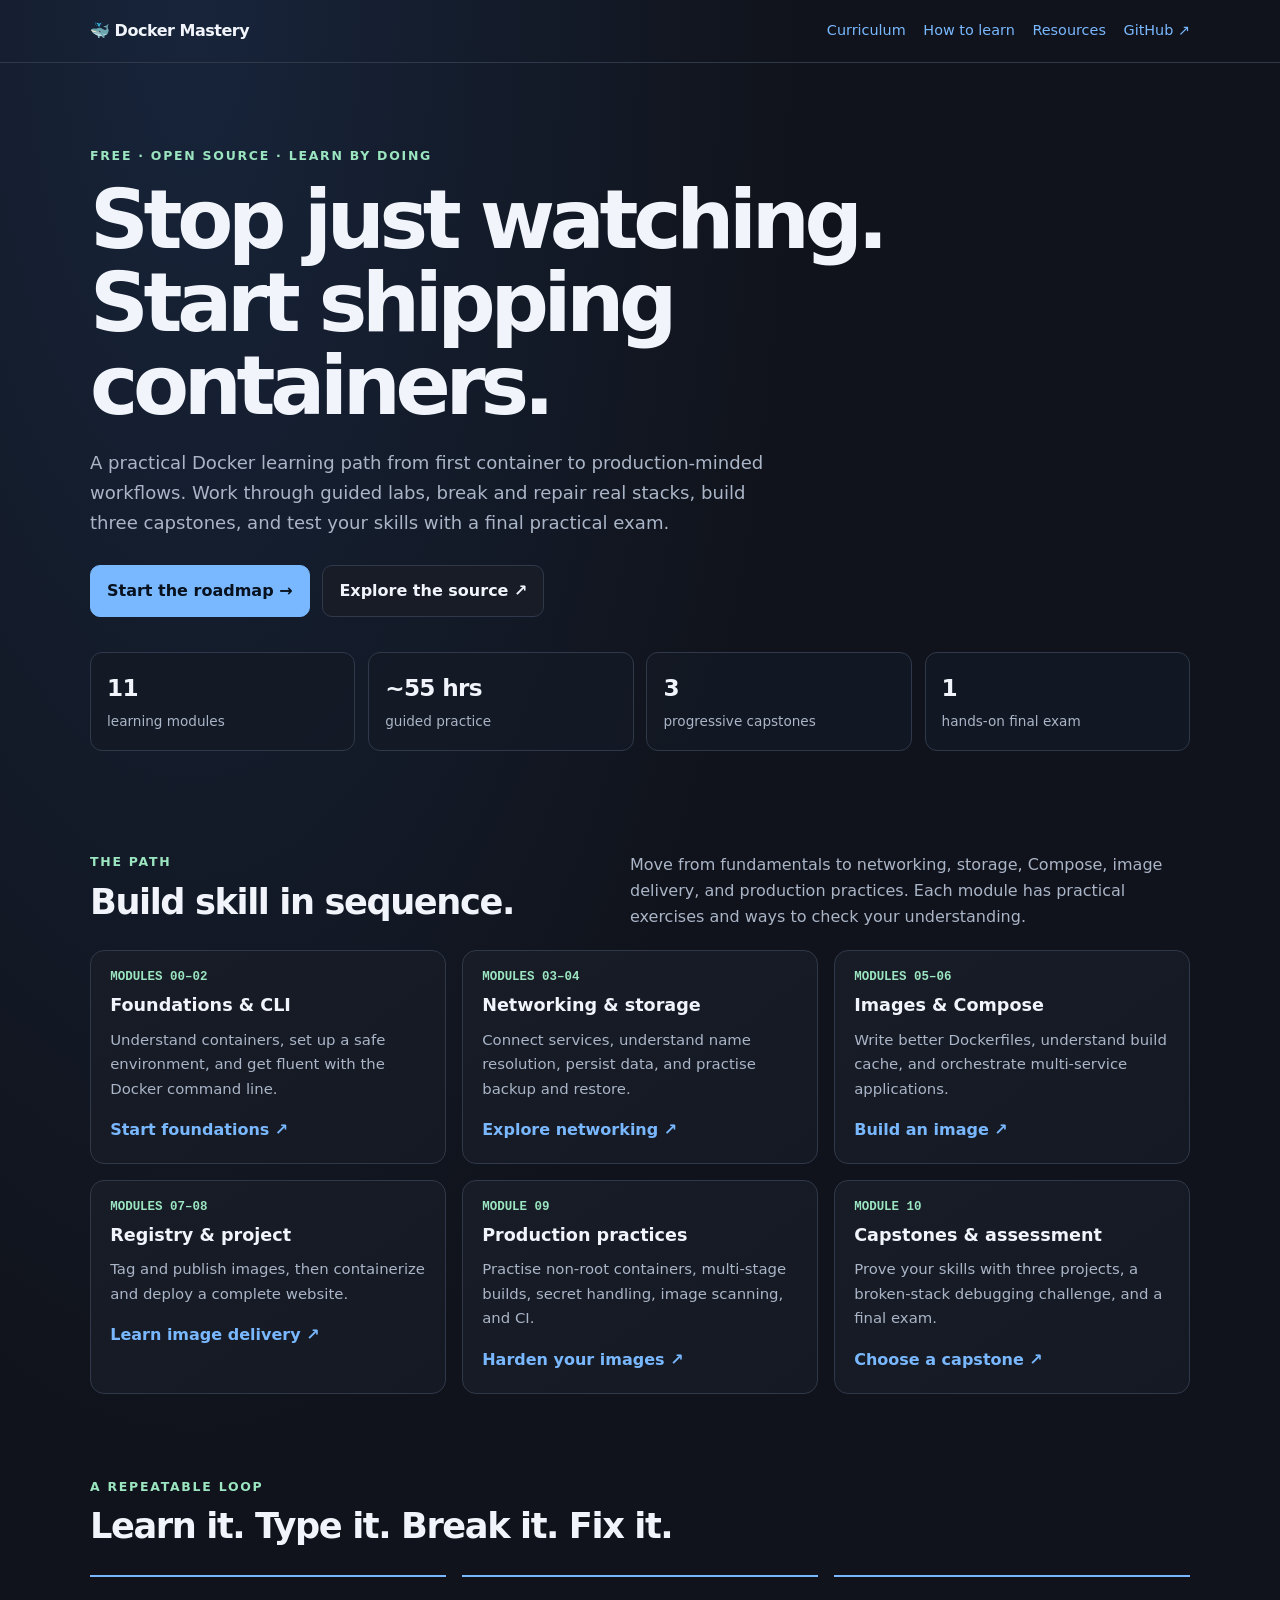
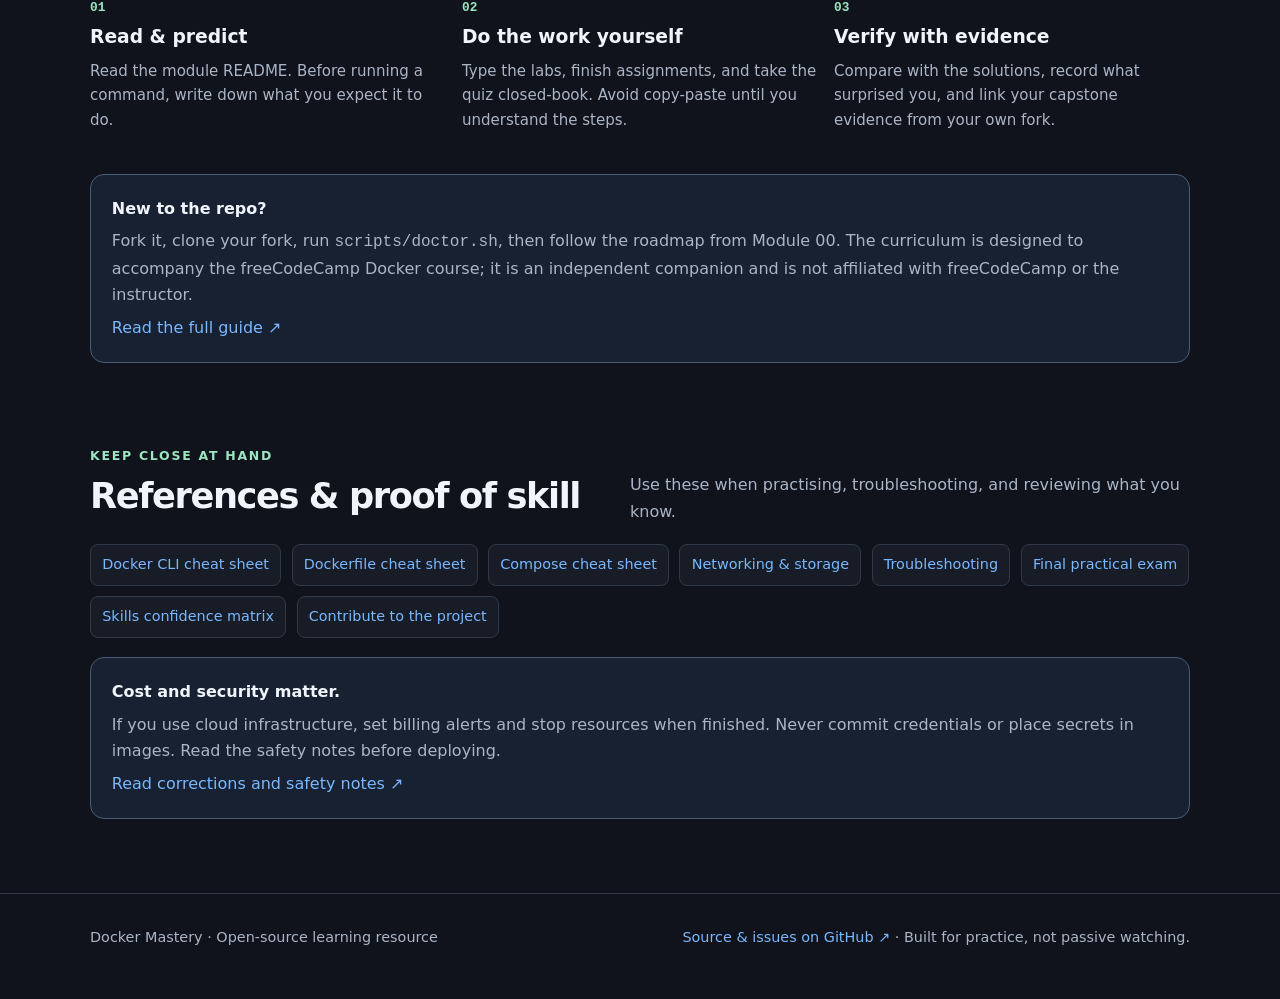
<file: site/index.html>
<!doctype html>
<html lang="en">
<head>
  <meta charset="utf-8">
  <meta name="viewport" content="width=device-width, initial-scale=1">
  <meta name="theme-color" content="#10131b">
  <meta name="description" content="A free, hands-on Docker curriculum: 11 modules, practical labs, quizzes, capstones, cheat sheets, and a final exam.">
  <title>Docker Mastery — Learn by building</title>
  <link rel="icon" href="data:image/svg+xml,%3Csvg xmlns='http://www.w3.org/2000/svg' viewBox='0 0 100 100'%3E%3Ctext y='.9em' font-size='84'%3E%F0%9F%90%B3%3C/text%3E%3C/svg%3E">
  <style>
    :root{color-scheme:dark;--bg:#10131b;--panel:#171c27;--panel2:#1d2432;--line:#30394a;--text:#f1f5fb;--muted:#aab5c7;--blue:#79b8ff;--green:#9be5c0;--orange:#ffc98b}
    *{box-sizing:border-box}html{scroll-behavior:smooth}body{margin:0;background:radial-gradient(ellipse at 15% 0%,#17243a 0,transparent 38rem),var(--bg);color:var(--text);font:16px/1.65 system-ui,-apple-system,BlinkMacSystemFont,"Segoe UI",sans-serif}
    a{color:var(--blue);text-decoration:none}a:hover{text-decoration:underline}a:focus-visible{outline:2px solid var(--blue);outline-offset:4px}.wrap{width:min(1100px,calc(100% - 2rem));margin:auto}
    header{border-bottom:1px solid var(--line)}.nav{display:flex;align-items:center;justify-content:space-between;gap:1rem;padding:1.1rem 0}.brand{font-weight:800;letter-spacing:-.03em;color:var(--text)}.navlinks{display:flex;gap:1.1rem;flex-wrap:wrap;font-size:.9rem}
    .hero{padding:5.2rem 0 3.7rem}.eyebrow{color:var(--green);font-size:.78rem;font-weight:800;letter-spacing:.14em;text-transform:uppercase}.hero h1{max-width:800px;font-size:clamp(2.6rem,7vw,5.1rem);line-height:1.02;letter-spacing:-.065em;margin:.7rem 0 1.3rem}.hero p{max-width:700px;color:var(--muted);font-size:1.13rem}.actions{display:flex;flex-wrap:wrap;gap:.8rem;margin:1.7rem 0}.button{display:inline-flex;align-items:center;justify-content:center;border:1px solid var(--line);border-radius:10px;padding:.75rem 1rem;font-weight:750;background:var(--panel);color:var(--text)}.button.primary{background:var(--blue);color:#08111e;border-color:var(--blue)}
    .stats{display:grid;grid-template-columns:repeat(4,1fr);gap:.8rem;margin:2.2rem 0 0}.stat{border:1px solid var(--line);background:#141a25c9;padding:1rem;border-radius:12px}.stat strong{display:block;font-size:1.45rem;letter-spacing:-.03em}.stat span{color:var(--muted);font-size:.85rem}
    section{padding:2.6rem 0}.section-head{display:flex;justify-content:space-between;align-items:end;gap:1rem;margin-bottom:1.2rem}.section-head h2{font-size:clamp(1.6rem,3vw,2.2rem);letter-spacing:-.04em;margin:0}.section-head p{margin:0;color:var(--muted);max-width:560px}.grid{display:grid;grid-template-columns:repeat(3,minmax(0,1fr));gap:1rem}.card{background:linear-gradient(145deg,var(--panel),#141923);border:1px solid var(--line);border-radius:14px;padding:1.2rem;min-width:0}.card .num{font:700 .78rem ui-monospace,monospace;color:var(--green)}.card h3{margin:.45rem 0;font-size:1.1rem}.card p{color:var(--muted);font-size:.93rem;margin:.35rem 0 1rem}.card a{font-weight:700}.wide{grid-column:span 2}.steps{counter-reset:step;display:grid;grid-template-columns:repeat(3,1fr);gap:1rem}.step{border-top:2px solid var(--blue);padding:1rem 0}.step h3{margin:.2rem 0}.step p{margin:.35rem 0;color:var(--muted);font-size:.94rem}.step:before{counter-increment:step;content:"0" counter(step);color:var(--green);font:700 .8rem ui-monospace,monospace}
    .callout{border:1px solid #4b5c75;border-radius:14px;padding:1.3rem;background:#172131}.callout p{color:var(--muted);margin:.4rem 0}.resources{display:flex;flex-wrap:wrap;gap:.65rem}.resources a{padding:.5rem .7rem;border:1px solid var(--line);border-radius:8px;background:var(--panel);font-size:.9rem}
    footer{margin-top:2rem;border-top:1px solid var(--line);padding:2rem 0 3rem;color:var(--muted);font-size:.9rem}.footer-row{display:flex;justify-content:space-between;gap:1rem;flex-wrap:wrap}
    @media(max-width:760px){.stats{grid-template-columns:repeat(2,1fr)}.grid{grid-template-columns:repeat(2,minmax(0,1fr))}.steps{grid-template-columns:1fr}.wide{grid-column:span 2}.hero{padding:3.5rem 0 2.4rem}.nav{align-items:flex-start;flex-direction:column}}
    @media(max-width:480px){.grid{grid-template-columns:1fr}.wide{grid-column:span 1}.section-head{align-items:flex-start;flex-direction:column}}
  </style>
</head>
<body>
<header><div class="wrap nav">
  <a class="brand" href="#top">🐳 Docker Mastery</a>
  <nav class="navlinks" aria-label="Main navigation"><a href="#curriculum">Curriculum</a><a href="#method">How to learn</a><a href="#resources">Resources</a><a href="https://github.com/Markkaruga254/learn-docker">GitHub ↗</a></nav>
</div></header>
<main id="top">
  <div class="wrap hero">
    <div class="eyebrow">Free · Open source · Learn by doing</div>
    <h1>Stop just watching.<br>Start shipping containers.</h1>
    <p>A practical Docker learning path from first container to production-minded workflows. Work through guided labs, break and repair real stacks, build three capstones, and test your skills with a final practical exam.</p>
    <div class="actions">
      <a class="button primary" href="https://github.com/Markkaruga254/learn-docker/blob/main/ROADMAP.md">Start the roadmap →</a>
      <a class="button" href="https://github.com/Markkaruga254/learn-docker">Explore the source ↗</a>
    </div>
    <div class="stats" aria-label="Course overview">
      <div class="stat"><strong>11</strong><span>learning modules</span></div>
      <div class="stat"><strong>~55 hrs</strong><span>guided practice</span></div>
      <div class="stat"><strong>3</strong><span>progressive capstones</span></div>
      <div class="stat"><strong>1</strong><span>hands-on final exam</span></div>
    </div>
  </div>
  <section id="curriculum"><div class="wrap">
    <div class="section-head"><div><div class="eyebrow">The path</div><h2>Build skill in sequence.</h2></div><p>Move from fundamentals to networking, storage, Compose, image delivery, and production practices. Each module has practical exercises and ways to check your understanding.</p></div>
    <div class="grid">
      <article class="card"><div class="num">MODULES 00–02</div><h3>Foundations & CLI</h3><p>Understand containers, set up a safe environment, and get fluent with the Docker command line.</p><a href="https://github.com/Markkaruga254/learn-docker/tree/main/modules/00-foundations">Start foundations ↗</a></article>
      <article class="card"><div class="num">MODULES 03–04</div><h3>Networking & storage</h3><p>Connect services, understand name resolution, persist data, and practise backup and restore.</p><a href="https://github.com/Markkaruga254/learn-docker/tree/main/modules/03-networking">Explore networking ↗</a></article>
      <article class="card"><div class="num">MODULES 05–06</div><h3>Images & Compose</h3><p>Write better Dockerfiles, understand build cache, and orchestrate multi-service applications.</p><a href="https://github.com/Markkaruga254/learn-docker/tree/main/modules/05-dockerfiles">Build an image ↗</a></article>
      <article class="card"><div class="num">MODULES 07–08</div><h3>Registry & project</h3><p>Tag and publish images, then containerize and deploy a complete website.</p><a href="https://github.com/Markkaruga254/learn-docker/tree/main/modules/07-registry">Learn image delivery ↗</a></article>
      <article class="card"><div class="num">MODULE 09</div><h3>Production practices</h3><p>Practise non-root containers, multi-stage builds, secret handling, image scanning, and CI.</p><a href="https://github.com/Markkaruga254/learn-docker/tree/main/modules/09-production-practices">Harden your images ↗</a></article>
      <article class="card"><div class="num">MODULE 10</div><h3>Capstones & assessment</h3><p>Prove your skills with three projects, a broken-stack debugging challenge, and a final exam.</p><a href="https://github.com/Markkaruga254/learn-docker/tree/main/modules/10-capstones">Choose a capstone ↗</a></article>
    </div>
  </div></section>
  <section id="method"><div class="wrap">
    <div class="section-head"><div><div class="eyebrow">A repeatable loop</div><h2>Learn it. Type it. Break it. Fix it.</h2></div></div>
    <div class="steps">
      <div class="step"><h3>Read & predict</h3><p>Read the module README. Before running a command, write down what you expect it to do.</p></div>
      <div class="step"><h3>Do the work yourself</h3><p>Type the labs, finish assignments, and take the quiz closed-book. Avoid copy-paste until you understand the steps.</p></div>
      <div class="step"><h3>Verify with evidence</h3><p>Compare with the solutions, record what surprised you, and link your capstone evidence from your own fork.</p></div>
    </div>
    <div class="callout" style="margin-top:1.2rem"><strong>New to the repo?</strong><p>Fork it, clone your fork, run <code>scripts/doctor.sh</code>, then follow the roadmap from Module 00. The curriculum is designed to accompany the freeCodeCamp Docker course; it is an independent companion and is not affiliated with freeCodeCamp or the instructor.</p><a href="https://github.com/Markkaruga254/learn-docker/blob/main/README.md">Read the full guide ↗</a></div>
  </div></section>
  <section id="resources"><div class="wrap">
    <div class="section-head"><div><div class="eyebrow">Keep close at hand</div><h2>References & proof of skill</h2></div><p>Use these when practising, troubleshooting, and reviewing what you know.</p></div>
    <div class="resources">
      <a href="https://github.com/Markkaruga254/learn-docker/blob/main/cheatsheets/docker-cli.md">Docker CLI cheat sheet</a>
      <a href="https://github.com/Markkaruga254/learn-docker/blob/main/cheatsheets/dockerfile.md">Dockerfile cheat sheet</a>
      <a href="https://github.com/Markkaruga254/learn-docker/blob/main/cheatsheets/compose.md">Compose cheat sheet</a>
      <a href="https://github.com/Markkaruga254/learn-docker/blob/main/cheatsheets/networking-storage.md">Networking & storage</a>
      <a href="https://github.com/Markkaruga254/learn-docker/blob/main/cheatsheets/troubleshooting.md">Troubleshooting</a>
      <a href="https://github.com/Markkaruga254/learn-docker/blob/main/assessment/final-exam.md">Final practical exam</a>
      <a href="https://github.com/Markkaruga254/learn-docker/blob/main/CONFIDENCE-MATRIX.md">Skills confidence matrix</a>
      <a href="https://github.com/Markkaruga254/learn-docker/blob/main/CONTRIBUTING.md">Contribute to the project</a>
    </div>
    <div class="callout" style="margin-top:1.2rem"><strong>Cost and security matter.</strong><p>If you use cloud infrastructure, set billing alerts and stop resources when finished. Never commit credentials or place secrets in images. Read the safety notes before deploying.</p><a href="https://github.com/Markkaruga254/learn-docker/blob/main/CORRECTIONS.md">Read corrections and safety notes ↗</a></div>
  </div></section>
</main>
<footer><div class="wrap footer-row"><span>Docker Mastery · Open-source learning resource</span><span><a href="https://github.com/Markkaruga254/learn-docker">Source & issues on GitHub ↗</a> · Built for practice, not passive watching.</span></div></footer>
</body>
</html>
</file>
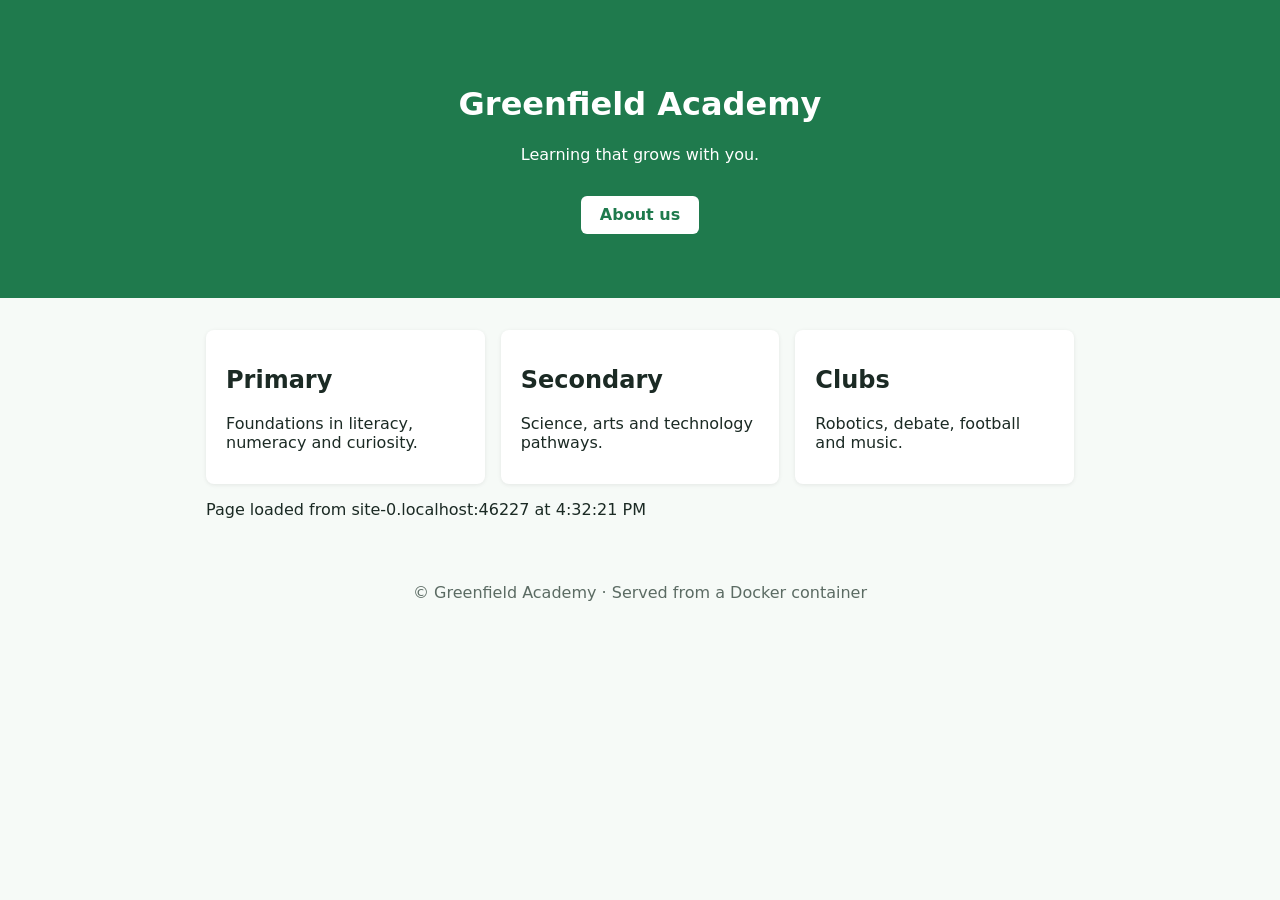
<file: modules/08-course-project/starter/school-website/index.html>
<!DOCTYPE html>
<html lang="en">
<head>
  <meta charset="utf-8">
  <meta name="viewport" content="width=device-width, initial-scale=1">
  <title>Greenfield Academy</title>
  <link rel="stylesheet" href="css/style.css">
</head>
<body>
  <header class="hero">
    <h1>Greenfield Academy</h1>
    <p>Learning that grows with you.</p>
    <a class="btn" href="about.html">About us</a>
  </header>
  <main>
    <section class="cards">
      <article><h2>Primary</h2><p>Foundations in literacy, numeracy and curiosity.</p></article>
      <article><h2>Secondary</h2><p>Science, arts and technology pathways.</p></article>
      <article><h2>Clubs</h2><p>Robotics, debate, football and music.</p></article>
    </section>
    <p id="served-by">Loading server info…</p>
  </main>
  <footer>&copy; Greenfield Academy · Served from a Docker container</footer>
  <script src="js/main.js"></script>
</body>
</html>
</file>
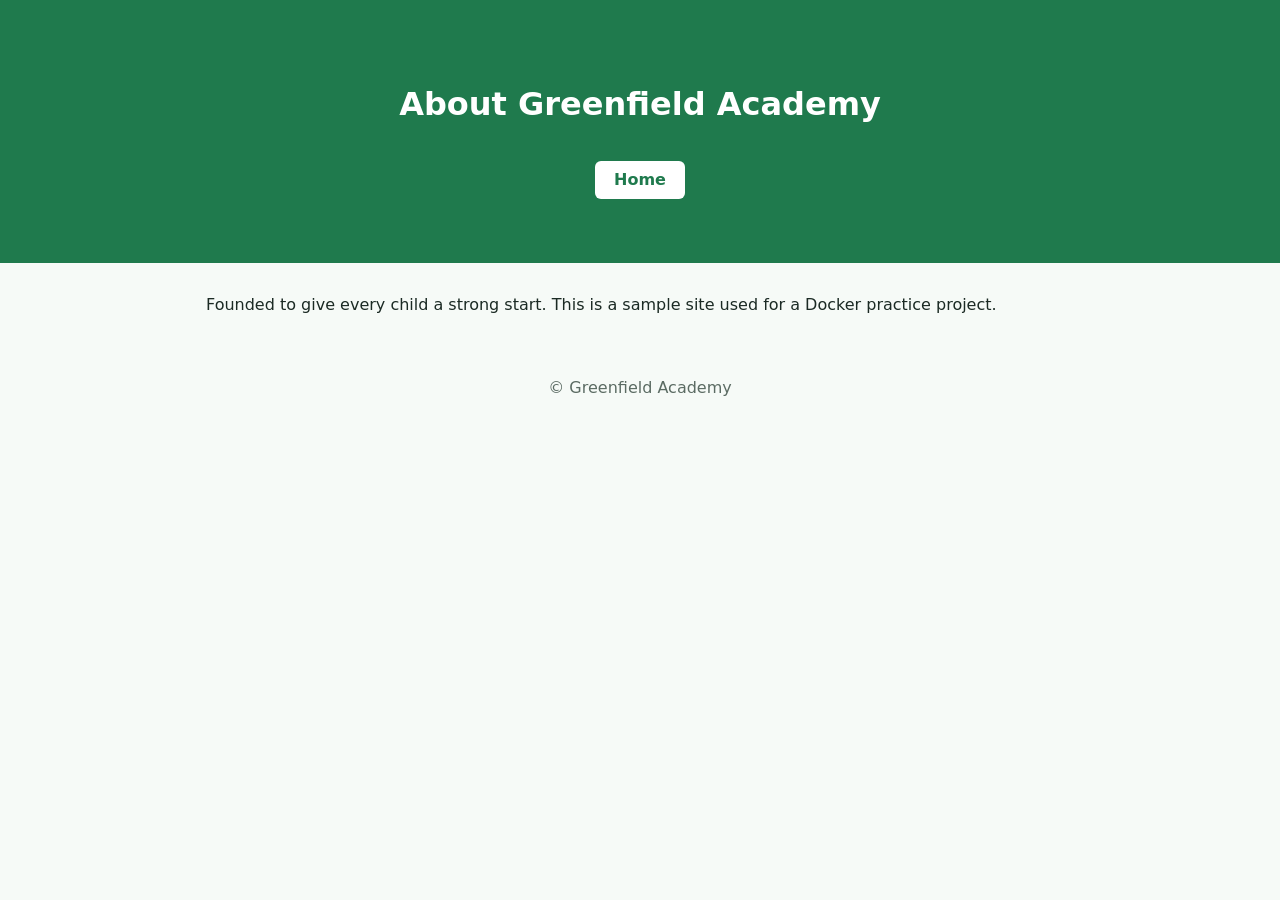
<file: modules/08-course-project/starter/school-website/about.html>
<!DOCTYPE html>
<html lang="en">
<head>
  <meta charset="utf-8">
  <meta name="viewport" content="width=device-width, initial-scale=1">
  <title>About · Greenfield Academy</title>
  <link rel="stylesheet" href="css/style.css">
</head>
<body>
  <header class="hero"><h1>About Greenfield Academy</h1><a class="btn" href="index.html">Home</a></header>
  <main><p>Founded to give every child a strong start. This is a sample site used for a Docker practice project.</p></main>
  <footer>&copy; Greenfield Academy</footer>
</body>
</html>
</file>
<file: modules/08-course-project/starter/school-website/css/style.css>
:root { --green:#1f7a4d; --ink:#1b2a24; --bg:#f6faf7; }
* { box-sizing: border-box; }
body { margin:0; font-family: system-ui, sans-serif; color:var(--ink); background:var(--bg); }
.hero { background:var(--green); color:#fff; padding:4rem 1.5rem; text-align:center; }
.btn { display:inline-block; margin-top:1rem; padding:.6rem 1.2rem; background:#fff; color:var(--green); border-radius:6px; text-decoration:none; font-weight:600; }
main { max-width:900px; margin:2rem auto; padding:0 1rem; }
.cards { display:grid; grid-template-columns:repeat(auto-fit,minmax(220px,1fr)); gap:1rem; }
.cards article { background:#fff; padding:1rem 1.25rem; border-radius:8px; box-shadow:0 1px 4px rgba(0,0,0,.08); }
footer { text-align:center; padding:2rem 1rem; color:#5b6b63; }
</file>
